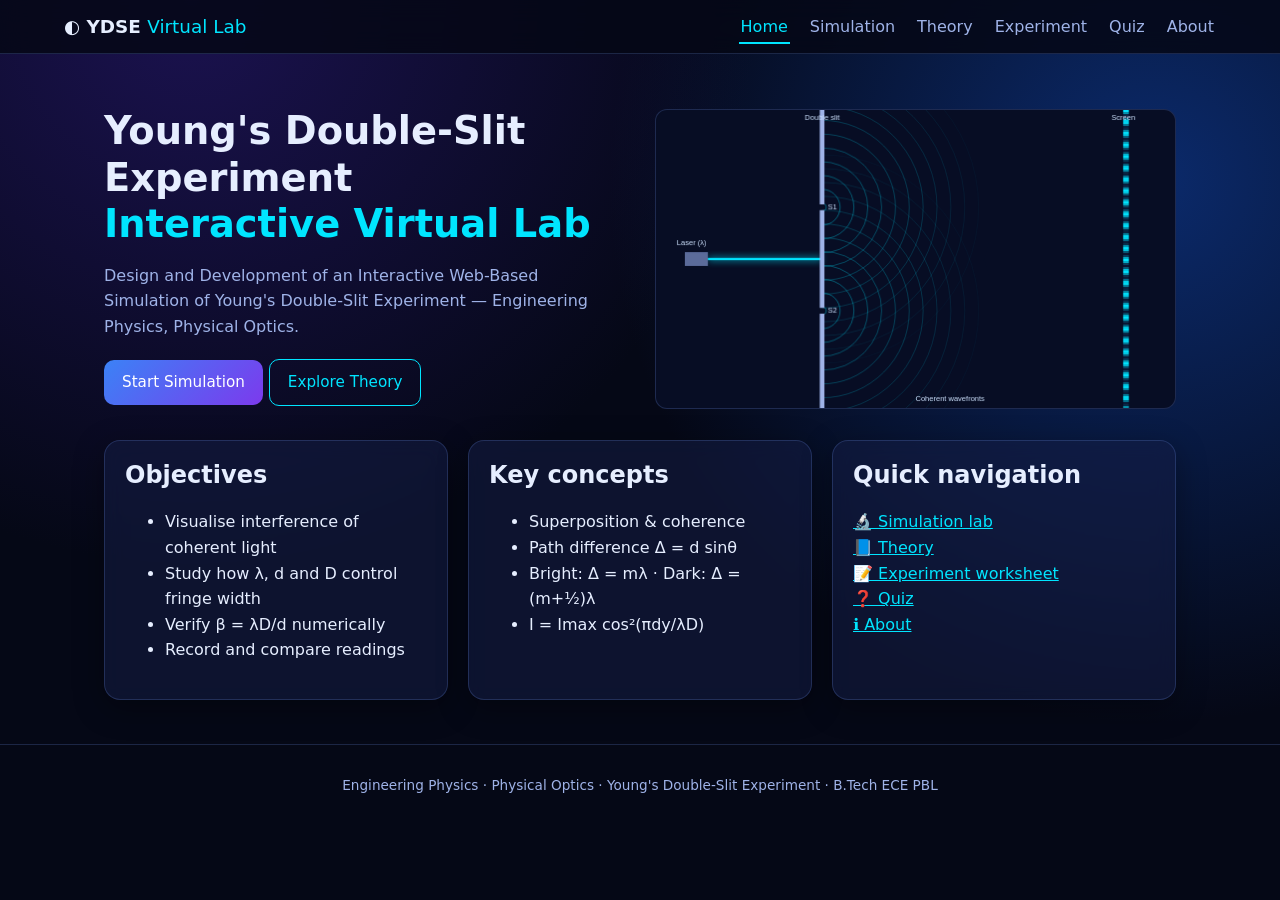
<file: index.html>
<!DOCTYPE html><html lang="en"><head><meta charset="UTF-8"><meta name="viewport" content="width=device-width,initial-scale=1"><title>YDSE Virtual Lab</title><link rel="stylesheet" href="css/style.css"></head><body data-root=""><header id="nav"></header><main>
<section class="hero"><div><h1>Young's Double-Slit Experiment<br><span style="color:var(--cy)">Interactive Virtual Lab</span></h1>
<p>Design and Development of an Interactive Web-Based Simulation of Young's Double-Slit Experiment — Engineering Physics, Physical Optics.</p>
<a class="btn" href="pages/simulation.html">Start Simulation</a><a class="btn alt" href="pages/theory.html">Explore Theory</a></div>
<canvas id="hero" style="height:300px"></canvas></section>
<div class="grid"><div class="card"><h2>Objectives</h2><ul><li>Visualise interference of coherent light</li><li>Study how λ, d and D control fringe width</li><li>Verify β = λD/d numerically</li><li>Record and compare readings</li></ul></div>
<div class="card"><h2>Key concepts</h2><ul><li>Superposition &amp; coherence</li><li>Path difference Δ = d sinθ</li><li>Bright: Δ = mλ · Dark: Δ = (m+½)λ</li><li>I = Imax cos²(πdy/λD)</li></ul></div>
<div class="card"><h2>Quick navigation</h2><p><a href="pages/simulation.html">🔬 Simulation lab</a><br><a href="pages/theory.html">📘 Theory</a><br><a href="pages/experiment.html">📝 Experiment worksheet</a><br><a href="pages/quiz.html">❓ Quiz</a><br><a href="pages/about.html">ℹ️ About</a></p></div></div>
</main><footer id="footer"></footer><script src="js/main.js"></script><script>const c=document.getElementById("hero");let t=0;function f(){const r=c.getBoundingClientRect(),p=devicePixelRatio||1;if(c.width!==Math.round(r.width*p)){c.width=r.width*p;c.height=r.height*p}t+=.03;Waves.draw(c,t,[0,229,255],3,true);requestAnimationFrame(f)}f()</script></body></html>
</file>
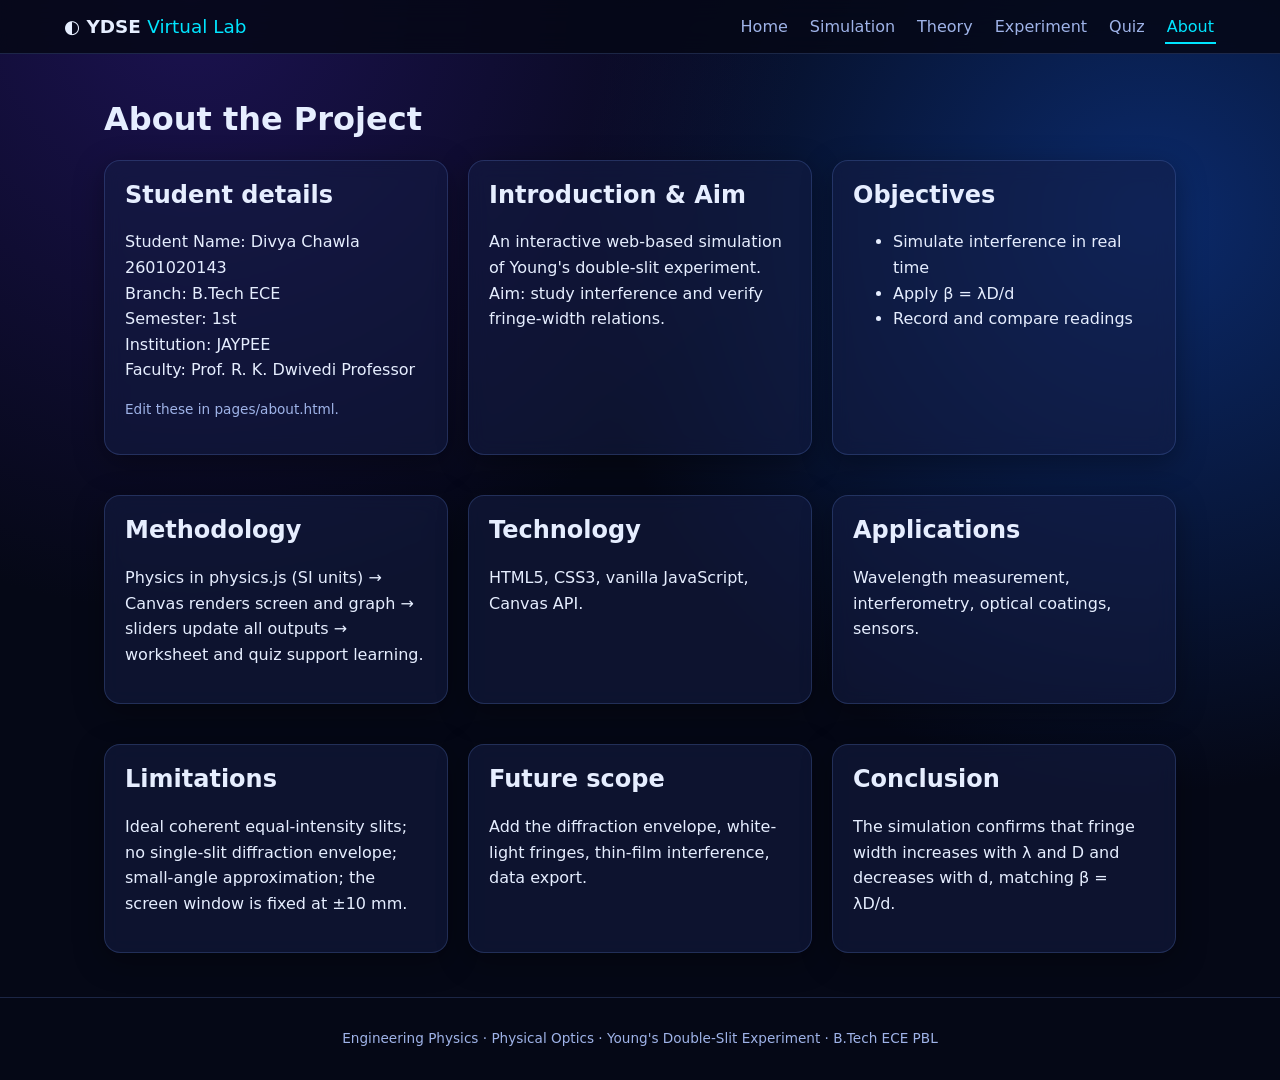
<file: pages/about.html>
<!DOCTYPE html><html lang="en"><head><meta charset="UTF-8"><meta name="viewport" content="width=device-width,initial-scale=1"><title>About</title><link rel="stylesheet" href="../css/style.css"></head><body data-root="../"><header id="nav"></header><main>
<h1>About the Project</h1><div class="grid">
<div class="card"><h2>Student details</h2><p>Student Name: Divya Chawla <br> 2601020143 <br>Branch: B.Tech ECE<br>Semester: 1st <br>Institution: JAYPEE <br>Faculty: Prof. R. K. Dwivedi    
                        Professor</p><p class="note">Edit these in pages/about.html.</p></div>
<div class="card"><h2>Introduction &amp; Aim</h2><p>An interactive web-based simulation of Young's double-slit experiment. Aim: study interference and verify fringe-width relations.</p></div>
<div class="card"><h2>Objectives</h2><ul><li>Simulate interference in real time</li><li>Apply β = λD/d</li><li>Record and compare readings</li></ul></div>
<div class="card"><h2>Methodology</h2><p>Physics in physics.js (SI units) → Canvas renders screen and graph → sliders update all outputs → worksheet and quiz support learning.</p></div>
<div class="card"><h2>Technology</h2><p>HTML5, CSS3, vanilla JavaScript, Canvas API.</p></div>
<div class="card"><h2>Applications</h2><p>Wavelength measurement, interferometry, optical coatings, sensors.</p></div>
<div class="card"><h2>Limitations</h2><p>Ideal coherent equal-intensity slits; no single-slit diffraction envelope; small-angle approximation; the screen window is fixed at ±10 mm.</p></div>
<div class="card"><h2>Future scope</h2><p>Add the diffraction envelope, white-light fringes, thin-film interference, data export.</p></div>
<div class="card"><h2>Conclusion</h2><p>The simulation confirms that fringe width increases with λ and D and decreases with d, matching β = λD/d.</p></div></div>
</main><footer id="footer"></footer><script src="../js/main.js"></script></body></html>
</file>
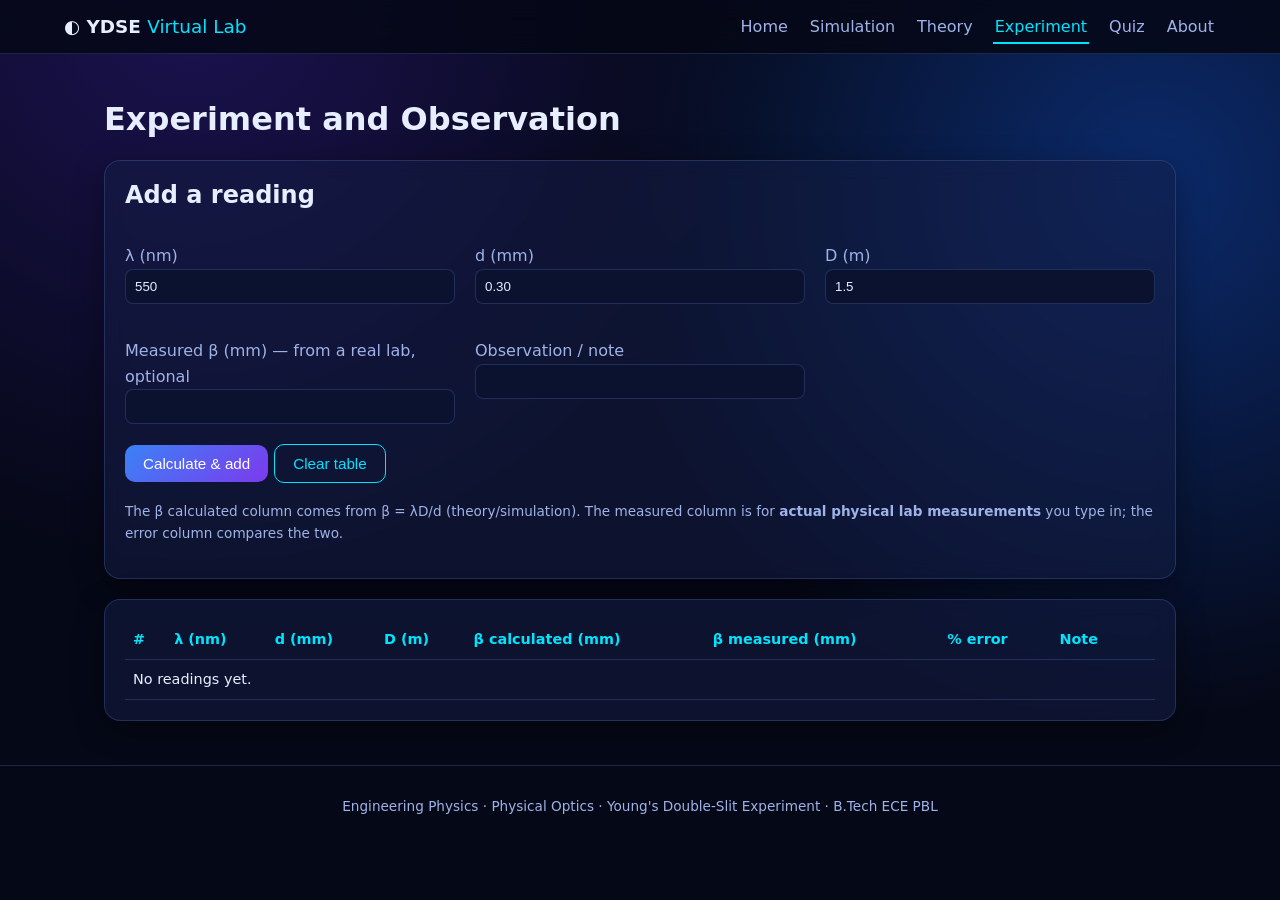
<file: pages/experiment.html>
<!DOCTYPE html><html lang="en"><head><meta charset="UTF-8"><meta name="viewport" content="width=device-width,initial-scale=1"><title>Experiment Worksheet</title><link rel="stylesheet" href="../css/style.css"></head><body data-root="../"><header id="nav"></header><main>
<h1>Experiment and Observation</h1>
<div class="card"><h2>Add a reading</h2><div class="grid">
<div><label>λ (nm)</label><input type="number" id="l" value="550"></div><div><label>d (mm)</label><input type="number" id="d" step="0.01" value="0.30"></div>
<div><label>D (m)</label><input type="number" id="D" step="0.1" value="1.5"></div>
<div><label>Measured β (mm) — from a real lab, optional</label><input type="number" id="meas" step="0.001"></div>
<div><label>Observation / note</label><input type="text" id="note"></div></div>
<p class="err" id="err"></p><button class="btn" id="add">Calculate &amp; add</button><button class="btn alt" id="clearAll">Clear table</button>
<p class="note">The β calculated column comes from β = λD/d (theory/simulation). The measured column is for <b>actual physical lab measurements</b> you type in; the error column compares the two.</p></div>
<div class="card tw"><table><thead><tr><th>#</th><th>λ (nm)</th><th>d (mm)</th><th>D (m)</th><th>β calculated (mm)</th><th>β measured (mm)</th><th>% error</th><th>Note</th><th></th></tr></thead><tbody id="tbody"></tbody></table></div>
</main><footer id="footer"></footer><script src="../js/main.js"></script><script src="../js/physics.js"></script><script src="../js/experiment.js"></script></body></html>
</file>
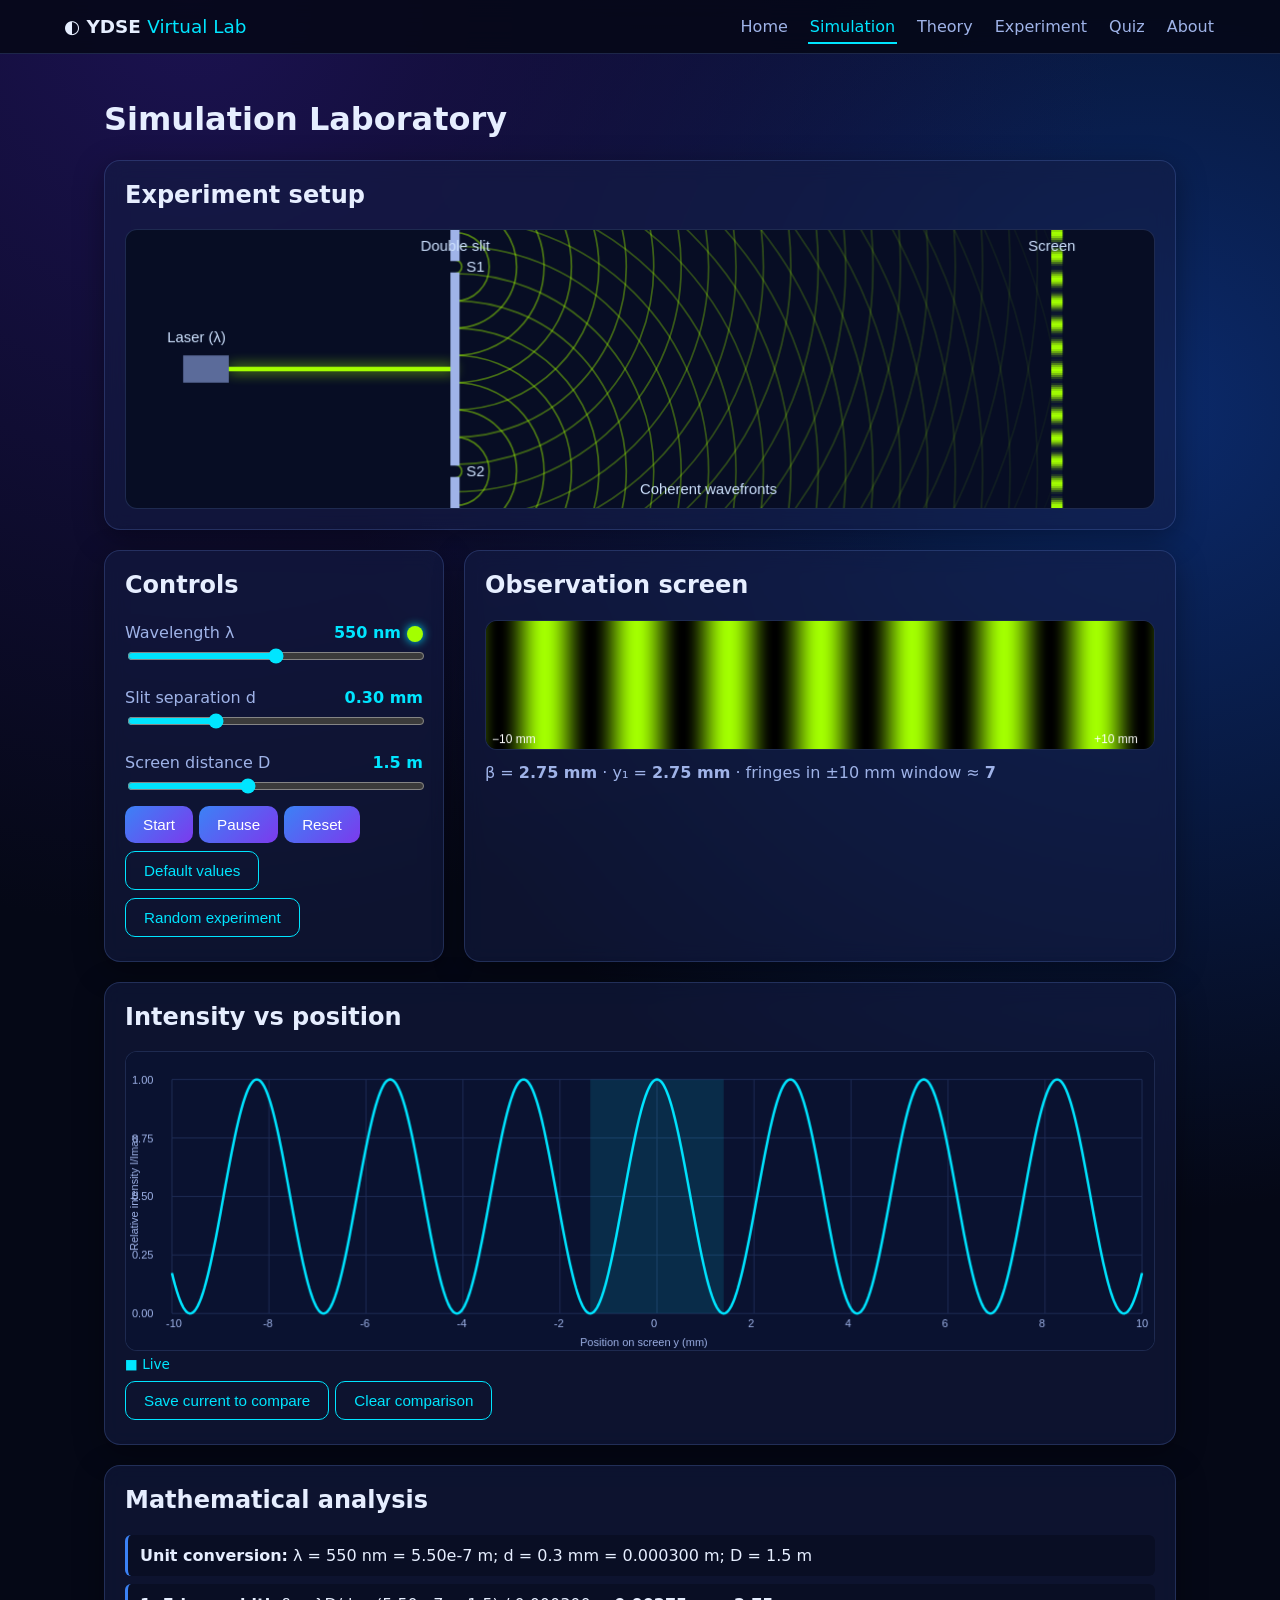
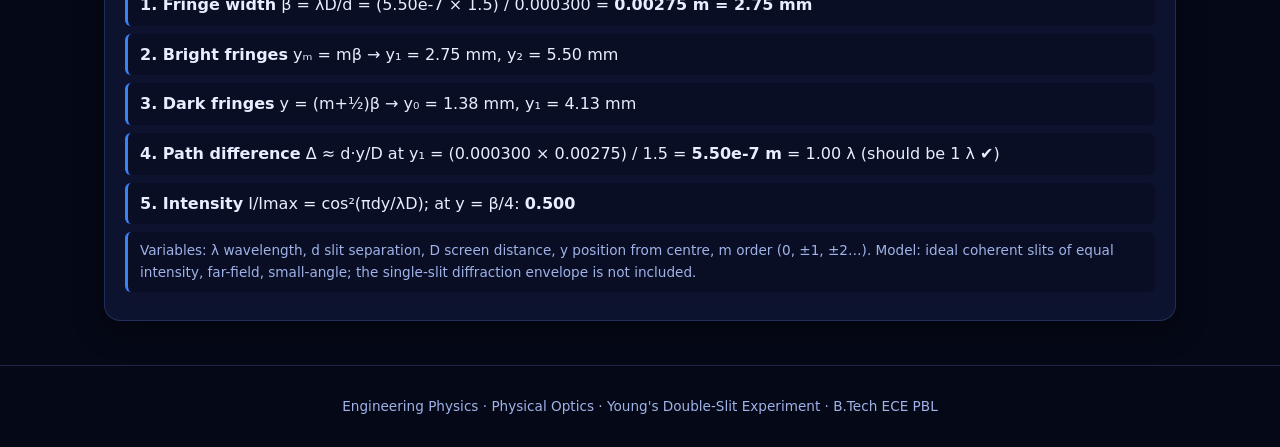
<file: pages/simulation.html>
<!DOCTYPE html><html lang="en"><head><meta charset="UTF-8"><meta name="viewport" content="width=device-width,initial-scale=1"><title>Simulation Lab</title><link rel="stylesheet" href="../css/style.css"></head><body data-root="../"><header id="nav"></header><main>
<h1>Simulation Laboratory</h1>
<div class="card"><h2>Experiment setup</h2><canvas id="setup" style="height:280px"></canvas></div>
<div class="grid two"><div class="card"><h2>Controls</h2>
<label>Wavelength λ <b><span id="lv"></span><span class="sw" id="sw"></span></b></label><input type="range" id="l" min="400" max="700" step="1" value="550">
<label>Slit separation d <b id="dv"></b></label><input type="range" id="d" min="0.10" max="0.80" step="0.01" value="0.30">
<label>Screen distance D <b id="Dv"></b></label><input type="range" id="D" min="0.5" max="3" step="0.1" value="1.5"><br>
<button class="btn" id="start">Start</button><button class="btn" id="pause">Pause</button><button class="btn" id="reset">Reset</button>
<button class="btn alt" id="defaults">Default values</button><button class="btn alt" id="random">Random experiment</button></div>
<div class="card"><h2>Observation screen</h2><canvas id="screen" style="height:130px"></canvas><div class="stats" id="stats"></div></div></div>
<div class="card"><h2>Intensity vs position</h2><canvas id="graph" style="height:300px"></canvas><div class="legend" id="legend"></div>
<button class="btn alt" id="save">Save current to compare</button><button class="btn alt" id="clear">Clear comparison</button></div>
<div class="card"><h2>Mathematical analysis</h2><div id="math"></div></div>
</main><footer id="footer"></footer><script src="../js/main.js"></script><script src="../js/physics.js"></script><script src="../js/simulation.js"></script></body></html>
</file>
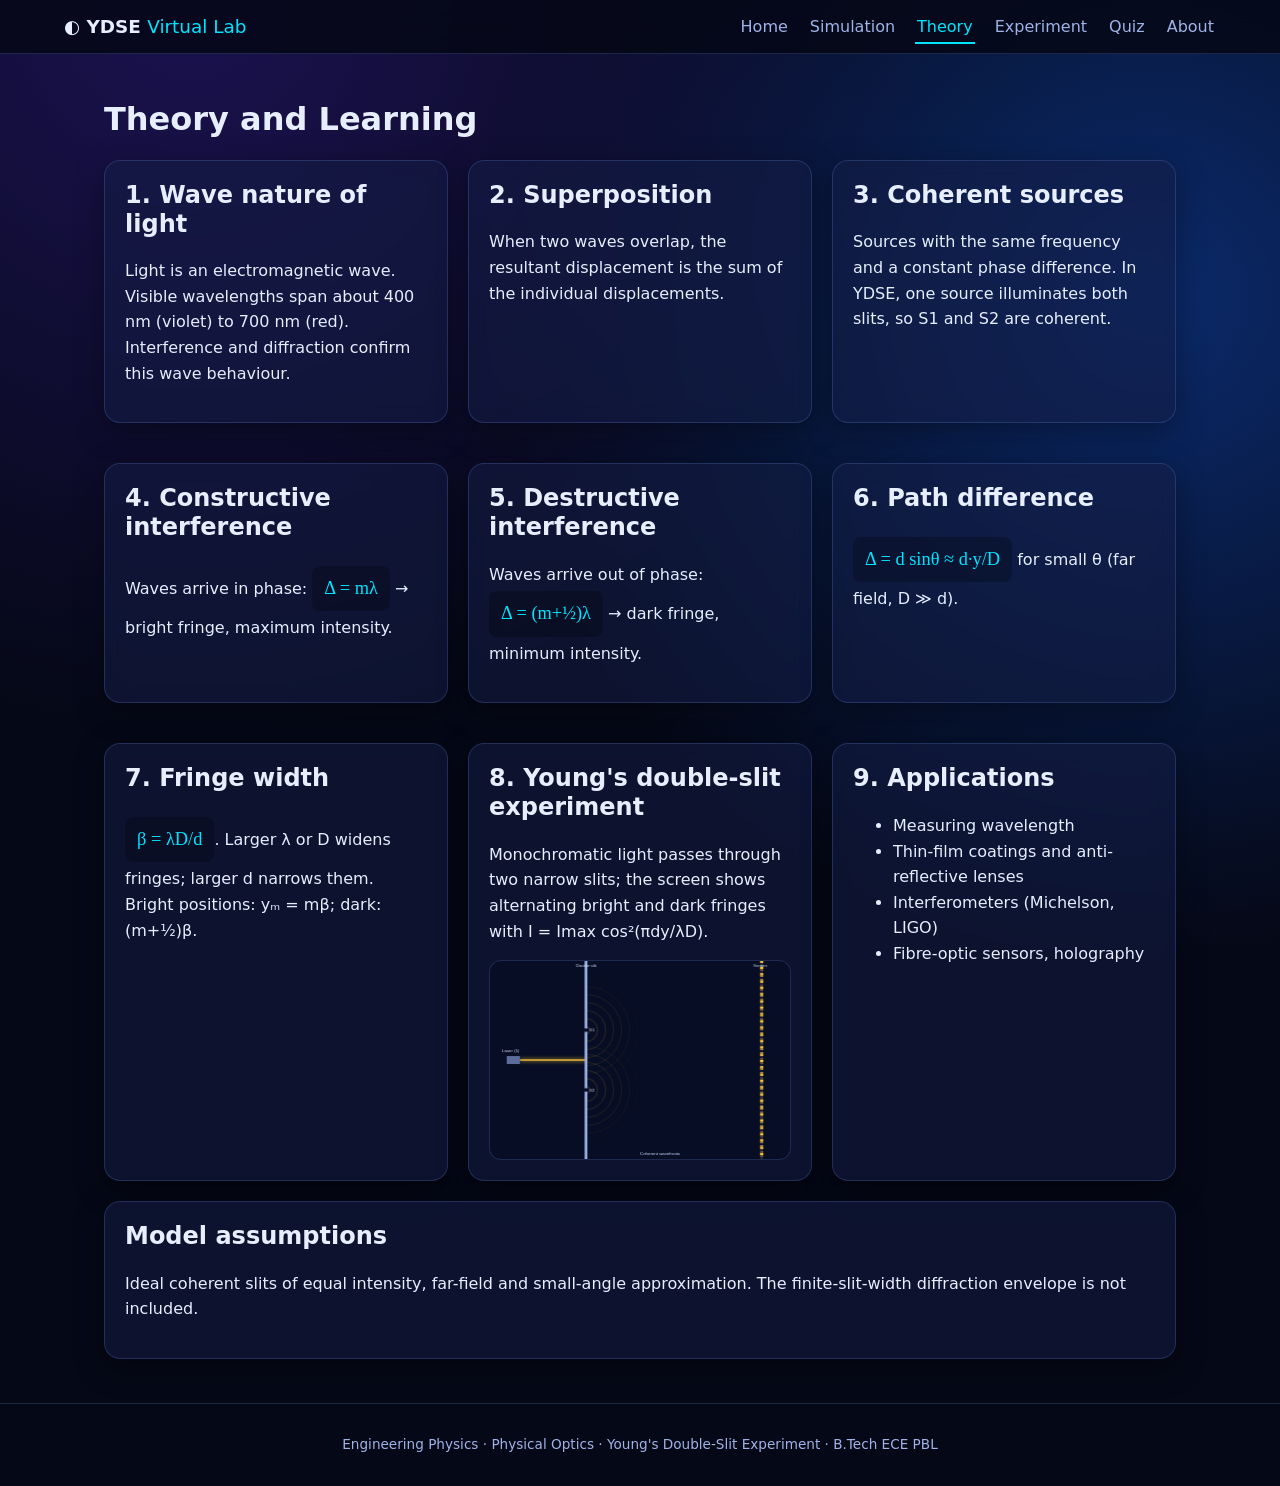
<file: pages/theory.html>
<!DOCTYPE html><html lang="en"><head><meta charset="UTF-8"><meta name="viewport" content="width=device-width,initial-scale=1"><title>Theory</title><link rel="stylesheet" href="../css/style.css"></head><body data-root="../"><header id="nav"></header><main>
<h1>Theory and Learning</h1><div class="grid">
<div class="card"><h2>1. Wave nature of light</h2><p>Light is an electromagnetic wave. Visible wavelengths span about 400 nm (violet) to 700 nm (red). Interference and diffraction confirm this wave behaviour.</p></div>
<div class="card"><h2>2. Superposition</h2><p>When two waves overlap, the resultant displacement is the sum of the individual displacements.</p></div>
<div class="card"><h2>3. Coherent sources</h2><p>Sources with the same frequency and a constant phase difference. In YDSE, one source illuminates both slits, so S1 and S2 are coherent.</p></div>
<div class="card"><h2>4. Constructive interference</h2><p>Waves arrive in phase: <span class="eq">Δ = mλ</span> → bright fringe, maximum intensity.</p></div>
<div class="card"><h2>5. Destructive interference</h2><p>Waves arrive out of phase: <span class="eq">Δ = (m+½)λ</span> → dark fringe, minimum intensity.</p></div>
<div class="card"><h2>6. Path difference</h2><p><span class="eq">Δ = d sinθ ≈ d·y/D</span> for small θ (far field, D ≫ d).</p></div>
<div class="card"><h2>7. Fringe width</h2><p><span class="eq">β = λD/d</span>. Larger λ or D widens fringes; larger d narrows them. Bright positions: yₘ = mβ; dark: (m+½)β.</p></div>
<div class="card"><h2>8. Young's double-slit experiment</h2><p>Monochromatic light passes through two narrow slits; the screen shows alternating bright and dark fringes with I = Imax cos²(πdy/λD).</p><canvas id="th" style="height:200px"></canvas></div>
<div class="card"><h2>9. Applications</h2><ul><li>Measuring wavelength</li><li>Thin-film coatings and anti-reflective lenses</li><li>Interferometers (Michelson, LIGO)</li><li>Fibre-optic sensors, holography</li></ul></div></div>
<div class="card"><h2>Model assumptions</h2><p>Ideal coherent slits of equal intensity, far-field and small-angle approximation. The finite-slit-width diffraction envelope is not included.</p></div>
</main><footer id="footer"></footer><script src="../js/main.js"></script><script>const c=document.getElementById("th");let t=0;function f(){const r=c.getBoundingClientRect(),p=devicePixelRatio||1;if(c.width!==Math.round(r.width*p)){c.width=r.width*p;c.height=r.height*p}t+=.03;Waves.draw(c,t,[255,200,60],3,true);requestAnimationFrame(f)}f()</script></body></html>
</file>
<file: css/style.css>
/* style.css - theme, layout, components, responsive */
:root{--bg:#050816;--p1:rgba(20,30,70,.55);--line:rgba(120,160,255,.2);--cy:#00e5ff;--bl:#3b82f6;--pu:#7c3aed;--tx:#e6eeff;--mu:#9fb3e8}
*{box-sizing:border-box}html{scroll-behavior:smooth}
body{margin:0;font-family:Inter,system-ui,Segoe UI,Arial,sans-serif;color:var(--tx);line-height:1.6;
 background:radial-gradient(circle at 15% 0,#1b1250 0,transparent 40%),radial-gradient(circle at 90% 20%,#0b2a6b 0,transparent 40%),var(--bg);min-height:100vh}
a{color:var(--cy)}h1,h2,h3{line-height:1.2}h2{margin-top:0}
.bar{display:flex;align-items:center;justify-content:space-between;padding:12px 5%;position:sticky;top:0;z-index:9;background:rgba(5,8,22,.85);backdrop-filter:blur(12px);border-bottom:1px solid var(--line);flex-wrap:wrap}
.brand{font-weight:700;color:var(--tx);text-decoration:none;font-size:1.15rem}.brand span{color:var(--cy);font-weight:400}
#menu a{color:var(--mu);text-decoration:none;margin-left:18px;padding:6px 2px;border-bottom:2px solid transparent}
#menu a:hover,#menu a.active{color:var(--cy);border-color:var(--cy)}#burger{display:none;background:none;border:1px solid var(--line);color:var(--tx);border-radius:8px;font-size:1.3rem;padding:4px 10px}
main{max-width:1200px;margin:0 auto;padding:24px 5%}
.card{background:var(--p1);border:1px solid var(--line);border-radius:16px;padding:20px;margin-bottom:20px;backdrop-filter:blur(10px);box-shadow:0 8px 30px rgba(0,0,0,.35)}
.grid{display:grid;gap:20px;grid-template-columns:repeat(auto-fit,minmax(260px,1fr))}.two{grid-template-columns:340px 1fr}
.hero{display:grid;grid-template-columns:1fr 1fr;gap:30px;align-items:center;padding:30px 0}.hero h1{font-size:2.4rem;margin:0 0 12px}
.hero p{color:var(--mu)}canvas{width:100%;display:block;border-radius:12px;background:#070d24;border:1px solid var(--line)}
.btn{display:inline-block;background:linear-gradient(135deg,var(--bl),var(--pu));color:#fff;border:0;padding:10px 18px;border-radius:10px;cursor:pointer;text-decoration:none;font-size:.95rem;margin:4px 6px 4px 0}
.btn.alt{background:transparent;border:1px solid var(--cy);color:var(--cy)}.btn.small{padding:2px 8px}.btn:hover{filter:brightness(1.2)}
label{display:flex;justify-content:space-between;margin-top:14px;color:var(--mu)}label b{color:var(--cy)}
input[type=range]{width:100%;accent-color:var(--cy)}input[type=number],input[type=text]{width:100%;padding:9px;border-radius:8px;border:1px solid var(--line);background:#0a1230;color:var(--tx)}
.sw{display:inline-block;width:16px;height:16px;border-radius:50%;vertical-align:middle;margin-left:6px;box-shadow:0 0 10px currentColor}
.stats{color:var(--mu);padding:10px 0}.note{color:var(--mu);font-size:.85rem}.legend span{margin-right:12px;font-size:.85rem}
#math p{margin:8px 0;padding:8px 12px;background:rgba(0,0,0,.25);border-left:3px solid var(--bl);border-radius:6px;overflow-x:auto}
table{width:100%;border-collapse:collapse;font-size:.9rem}th,td{padding:8px;border-bottom:1px solid var(--line);text-align:left}th{color:var(--cy)}.tw{overflow-x:auto}
.opt{display:block;width:100%;text-align:left;margin:8px 0;padding:12px;border-radius:10px;border:1px solid var(--line);background:#0a1230;color:var(--tx);cursor:pointer}
.opt:hover{border-color:var(--cy)}.opt.good{background:#065f46}.opt.bad{background:#7f1d1d}.err{color:#fca5a5}
.eq{font-family:Cambria,serif;font-size:1.15rem;color:var(--cy);background:rgba(0,0,0,.25);padding:8px 12px;border-radius:8px;display:inline-block;margin:4px 0}
footer{text-align:center;color:var(--mu);padding:30px 5%;border-top:1px solid var(--line);font-size:.85rem}
@media(max-width:850px){.hero,.two{grid-template-columns:1fr}.hero h1{font-size:1.8rem}#burger{display:block}
 #menu{display:none;width:100%;flex-direction:column;padding-top:8px}#menu.open{display:flex}#menu a{margin:0;padding:10px 0}}
</file>
